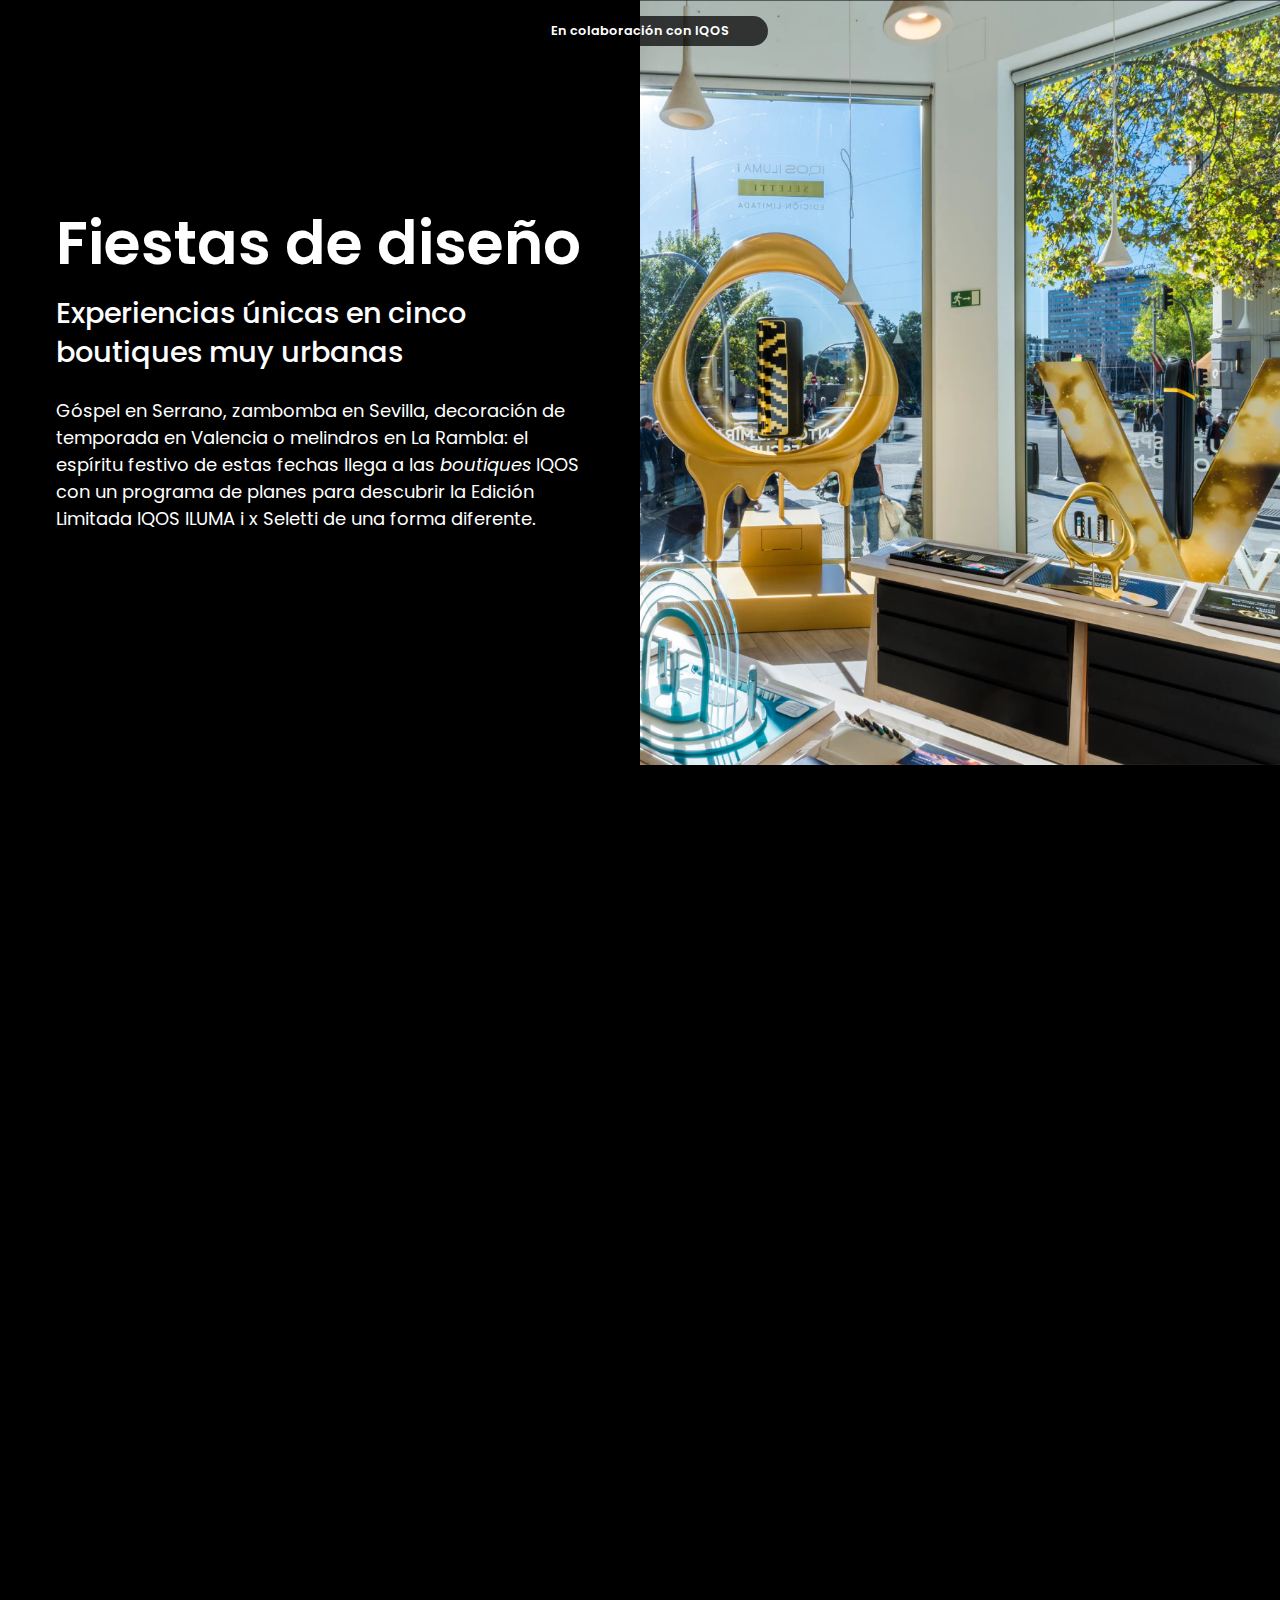
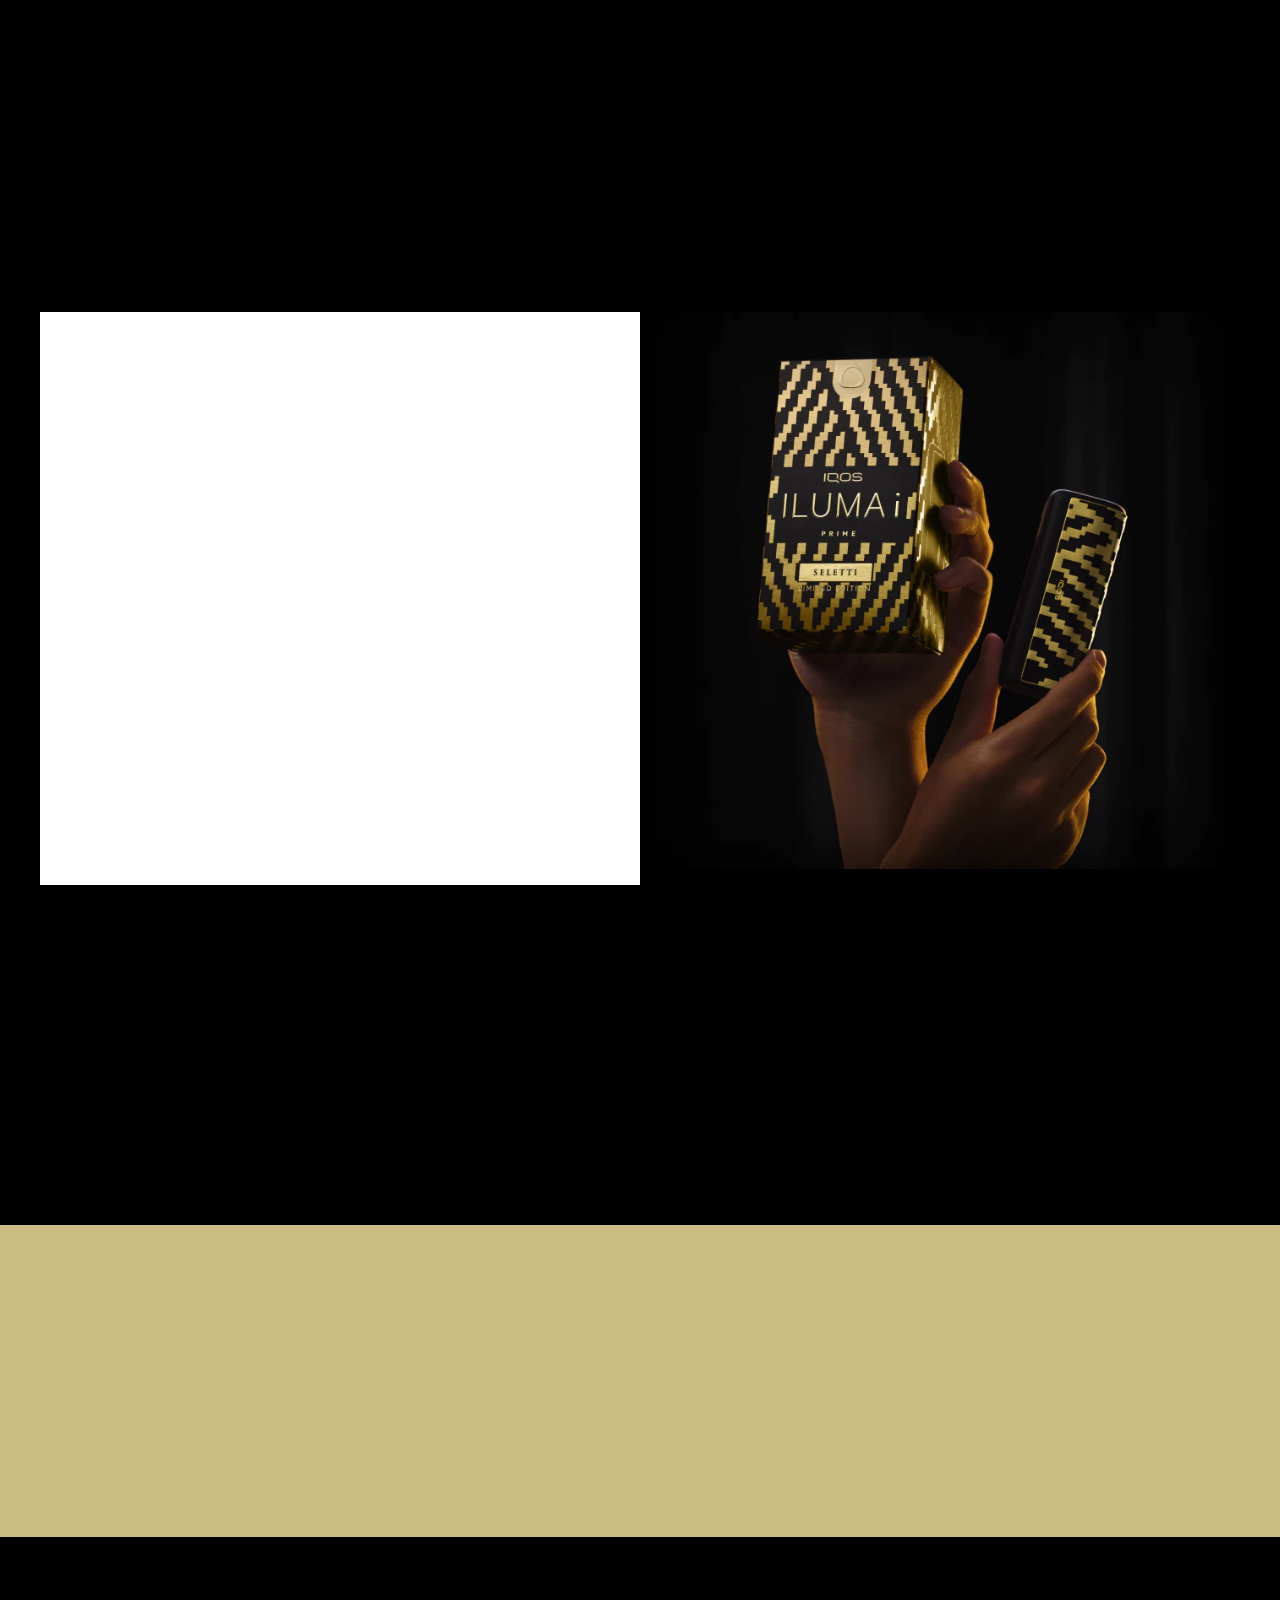
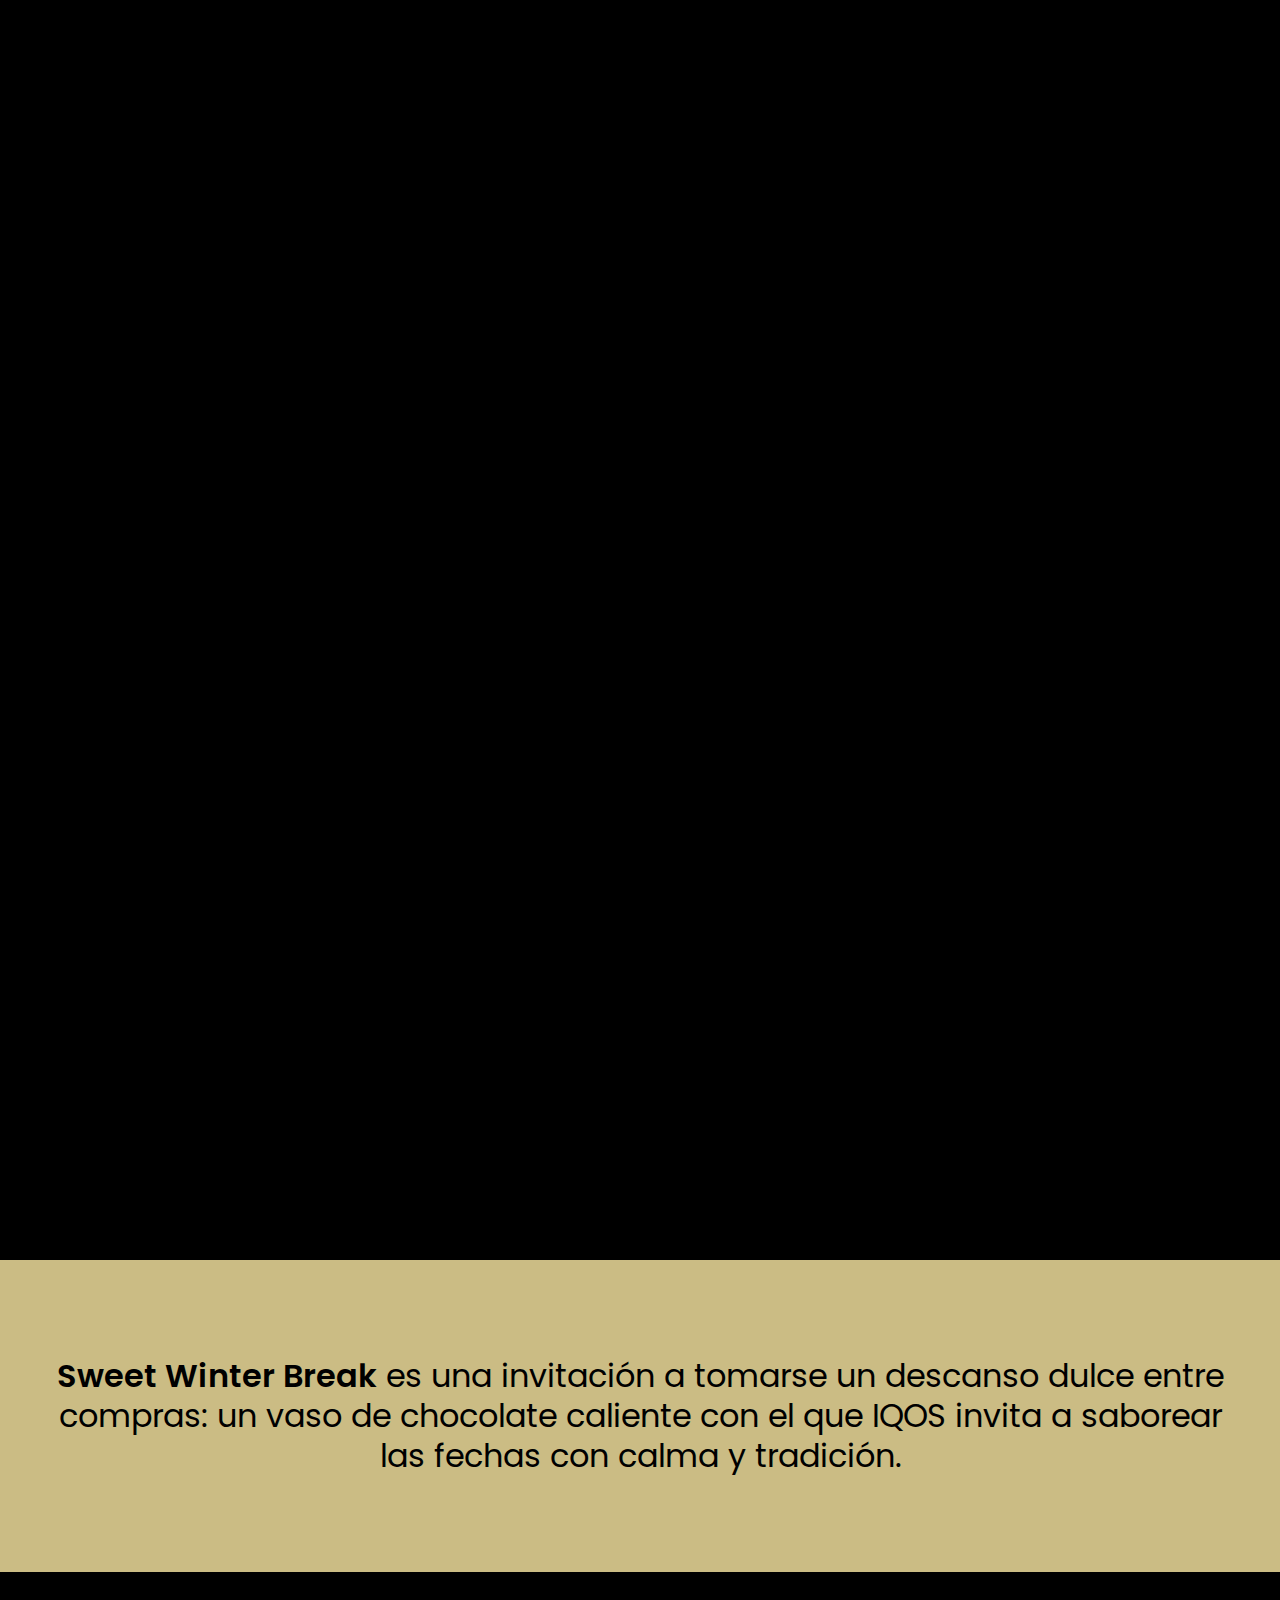
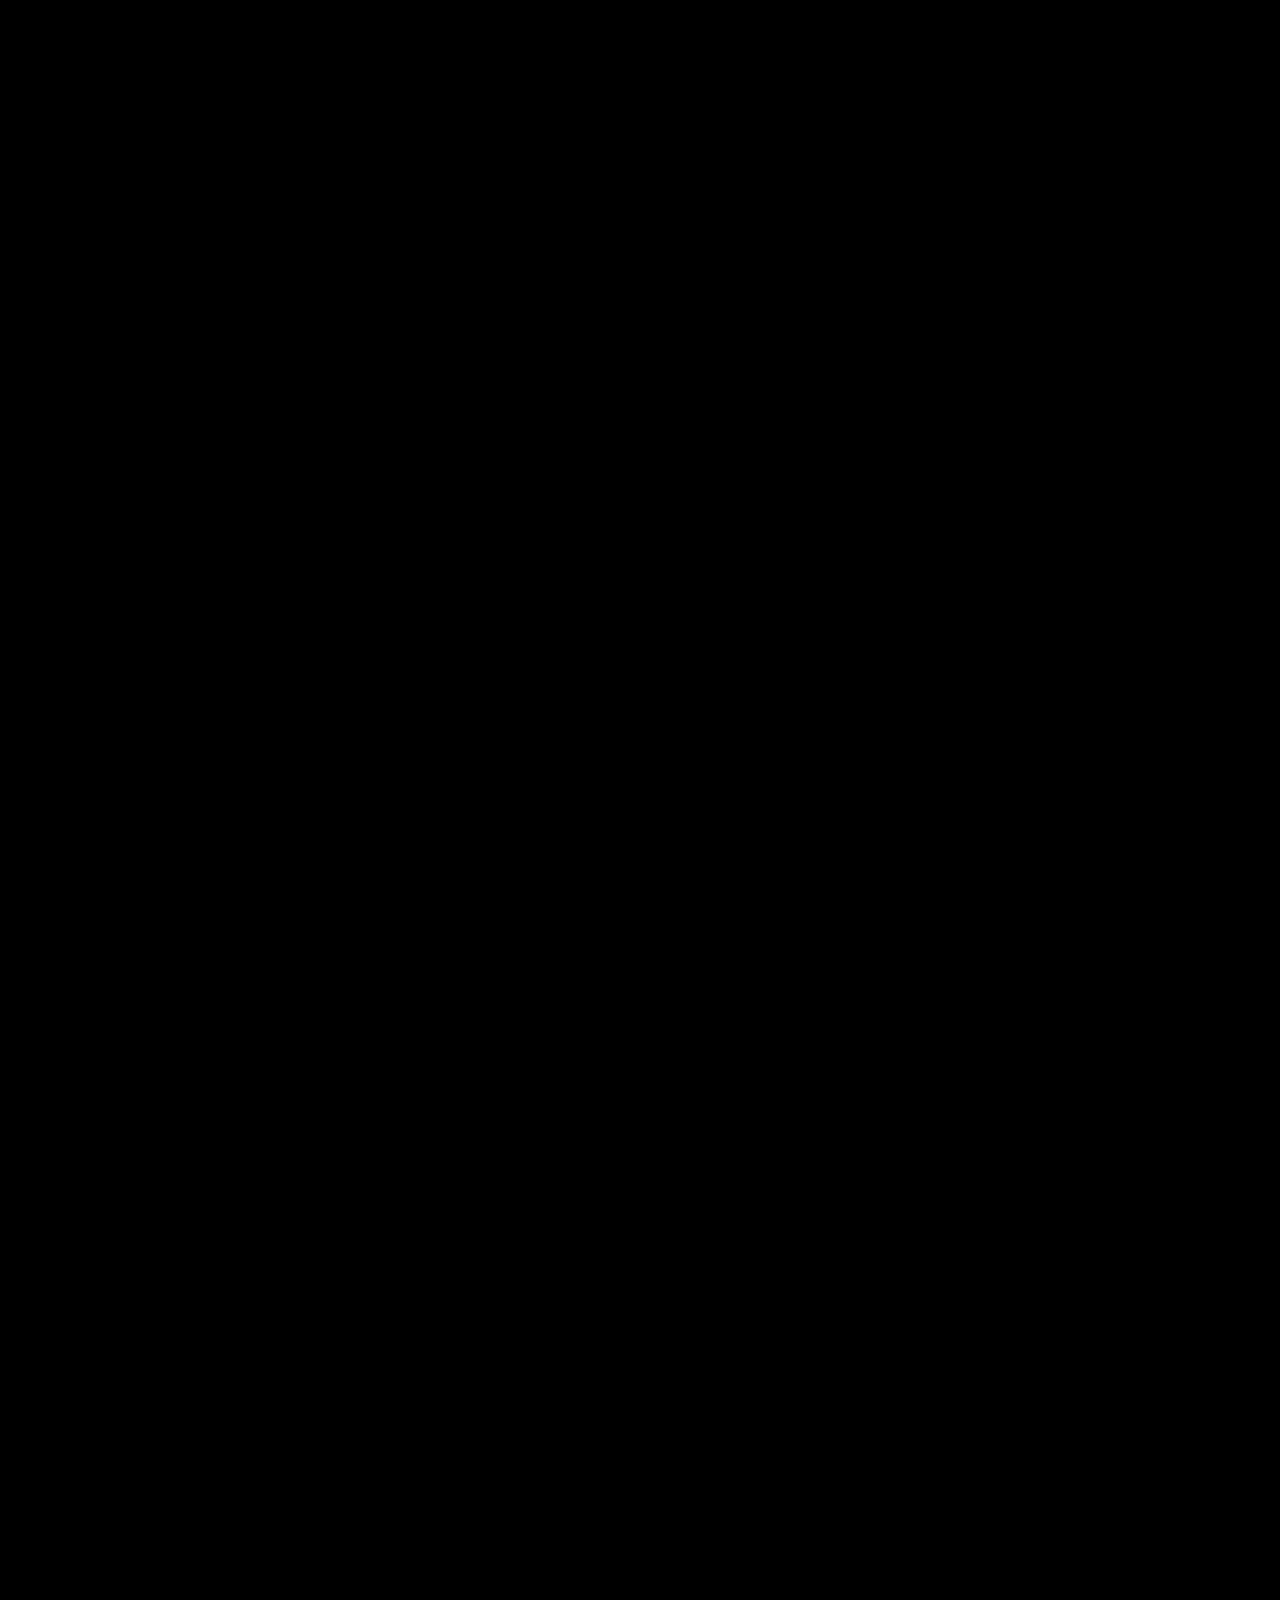
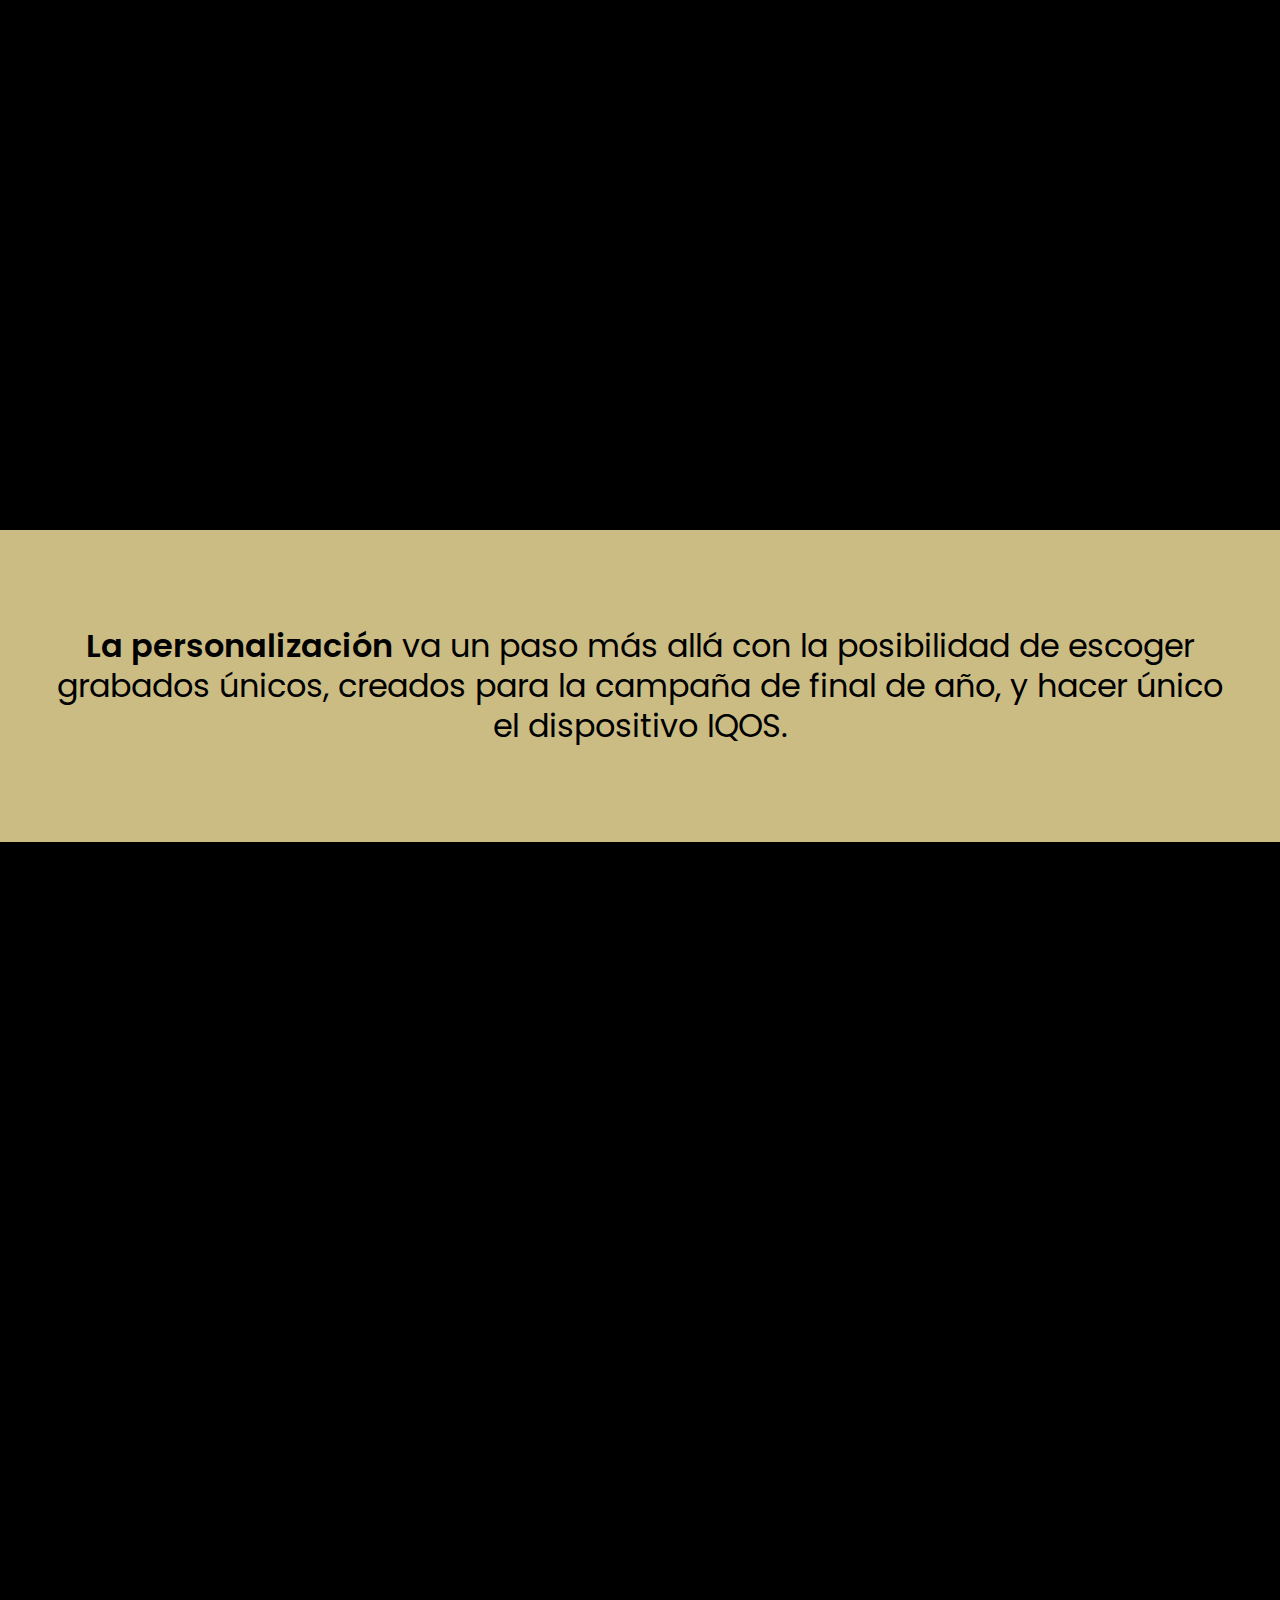
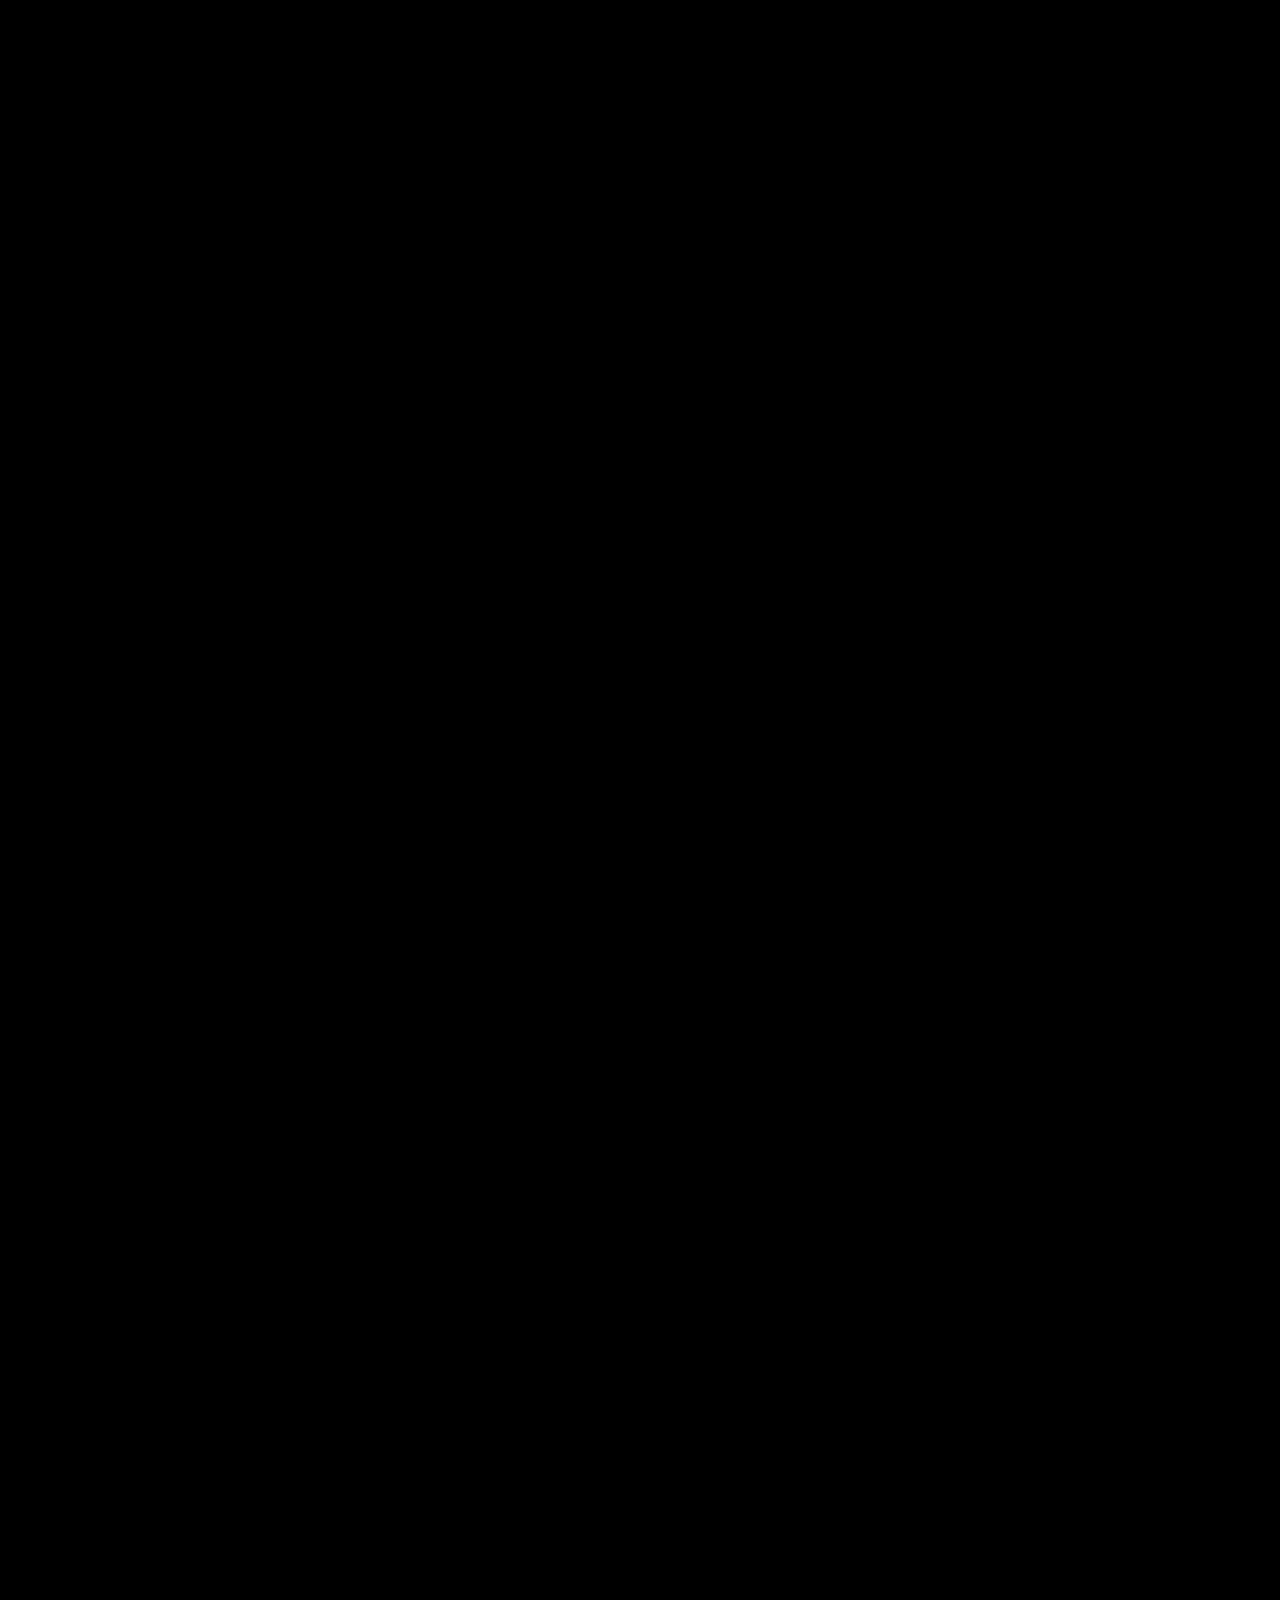
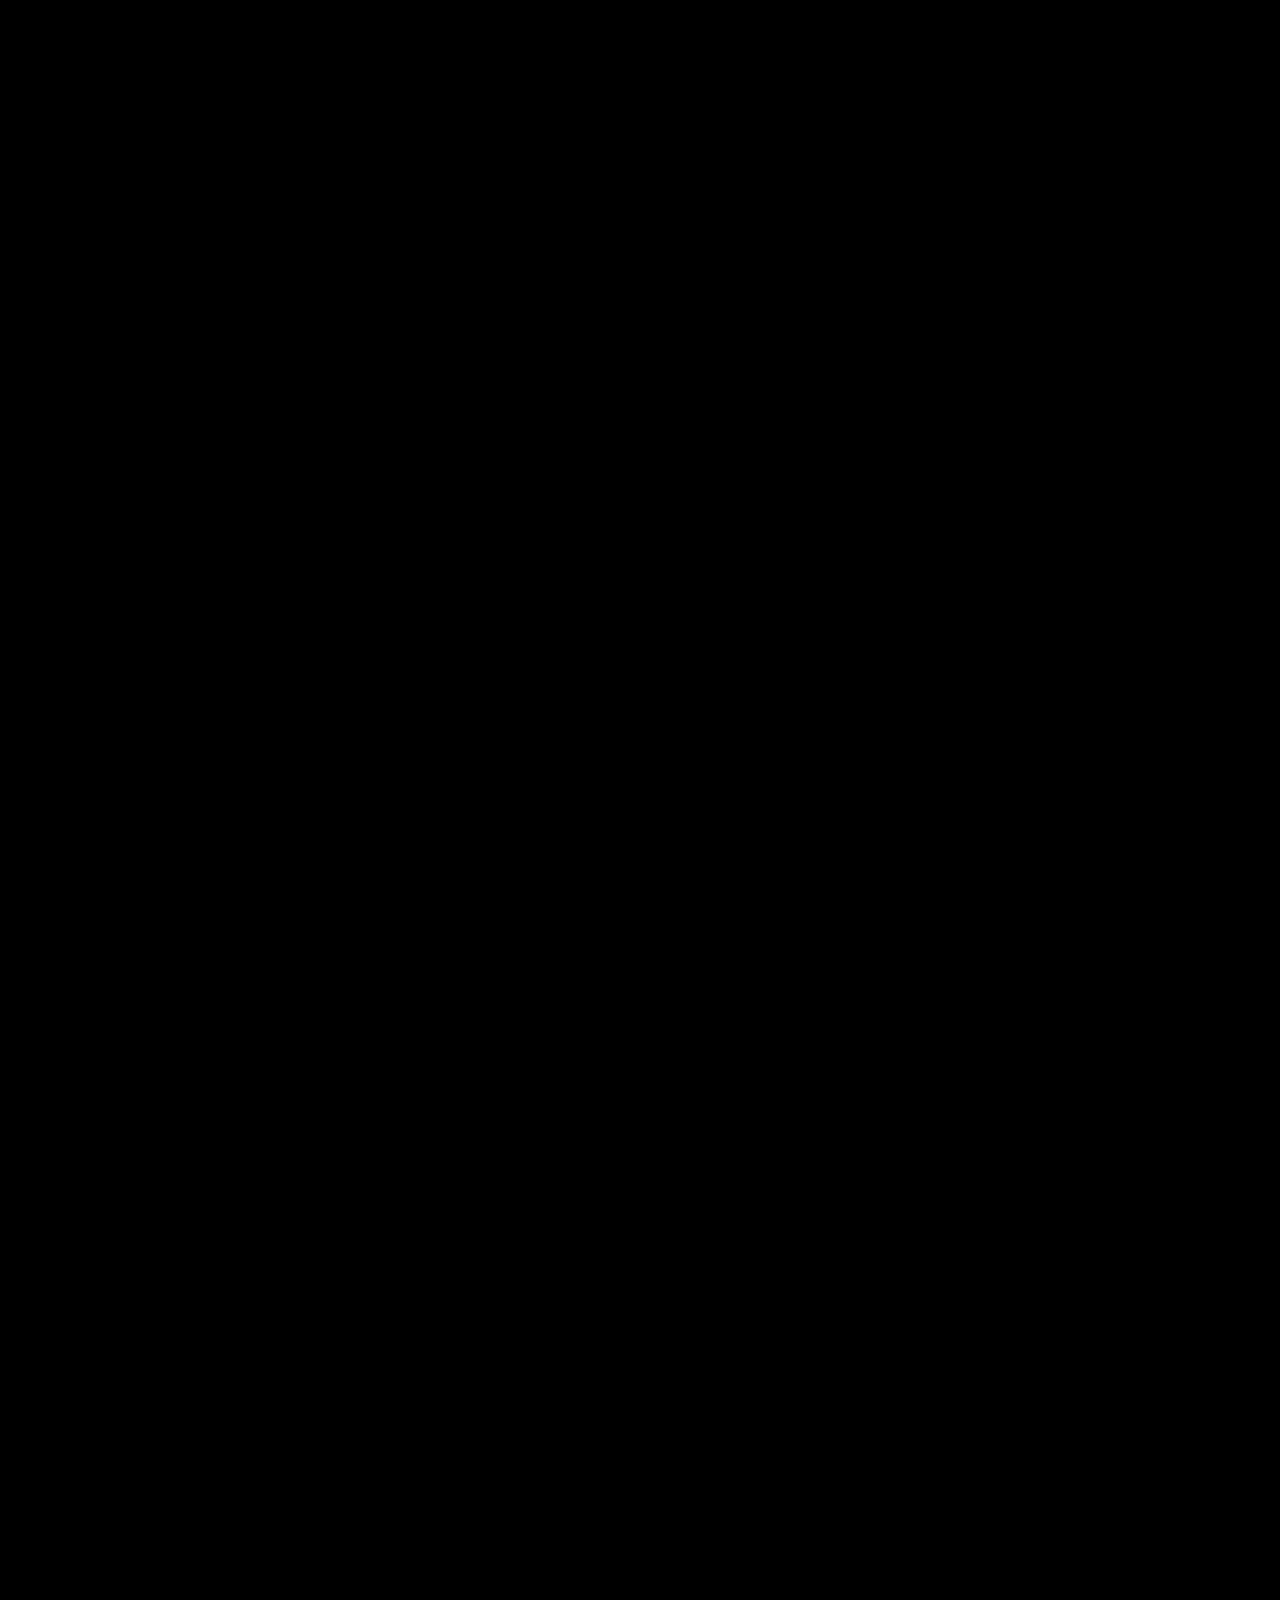
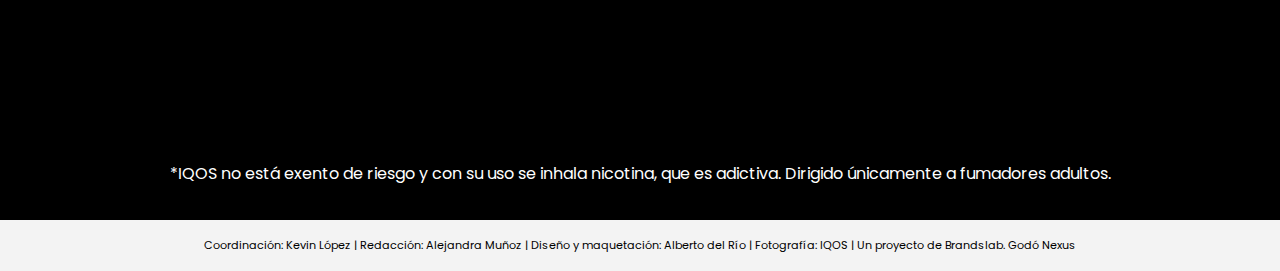
<file: iqos/20251228/assets/index.html>
<!DOCTYPE html>
<html lang="es">
	<head>
		<meta charset="utf-8">
        <meta http-equiv="X-UA-Compatible" content="IE=edge">
		<meta name="viewport" content="width=device-width, initial-scale=1.0">
		
		<!-- Webfont -->
		<link rel="preconnect" href="https://fonts.googleapis.com">
		<link rel="preconnect" href="https://fonts.gstatic.com" crossorigin>
		<link href="https://fonts.googleapis.com/css2?family=Poppins:wght@300;400;600;700&display=swap" rel="stylesheet">
		<!-- CSS -->
	    <link rel="stylesheet" href="https://brandedcontentgrupogodo.github.io/lavanguardia-ext-adr/iqos/20251228/assets/css/main.css">
		
	</head>

	<body>

		<main class="main-content" id="main-content">
			
			<article class="bg-key text-white">
					
				<div class="hero" id="hero">
							
					<a class="patro fadeIn">En colaboración con IQOS</a>


					<div class="sideImg la-order-md-2" style="position: relative;">
						<div class="hero-img">
							<img src="https://brandedcontentgrupogodo.github.io/lavanguardia-ext-adr/iqos/20251228/assets/img/cover.webp" alt="" width="" height="" class="">
						
						</div>
					</div>
					

					<div class="sideCont la-order-md-1">
						<div class="hero-inner">
							
							<div class="la-container">
																										
								<h1 class="title-main fadeIn">
									Fiestas de diseño <br>
									<div class="h1sub">Experiencias únicas en cinco boutiques muy urbanas</div>
								</h1>

								<p class="text-intro fadeInUp">Góspel en Serrano, zambomba en Sevilla, decoración de temporada en Valencia o melindros en La Rambla: el espíritu festivo de estas fechas llega a las <em>boutiques</em> IQOS con un programa de planes para descubrir la Edición Limitada IQOS ILUMA i x Seletti de una forma diferente.</p>
																	
							</div>
							
						</div>

					</div>
							
				</div>
			
				<div class="wrapper">
							
					<div class="la-container">
														
						<div class="la-row justify-content-center">
							
							<div class="la-col-md-6">
										
								<p class="fadeInUp">Las fechas festivas que se avecinan tienen algo de ritual: las luces que se encienden en las avenidas, el olor a chocolate caliente al doblar una esquina, las quedadas improvisadas que se alargan más de la cuenta. Este año, esos pequeños momentos de ciudad encuentran un nuevo escenario en las <em>boutiques</em> *<a href="
https://es.iqos.com/es/novedades/iqos-iluma-i-seletti-edicion-limitada?sag=2&utm_source=external&utm_medium=branded-content&utm_campaign=Magazine-dic-25" rel="nofollow noopener">IQOS</a> de Madrid, Barcelona, Sevilla, Málaga y Valencia, dirigidas exclusivamente a usuarios adultos que ya consumen productos con nicotina, que se transforman en espacios donde el diseño y la experiencia se dan la mano.</p>
							</div>

						</div>

						<div class="la-row mb-8">

							<div class="la-col-md-3"></div>
							
							<div class="la-col-md-4">
								<p class="fadeInUp">Bajo el paraguas de su Edición Limitada IQOS ILUMA i x Seletti —una colaboración con la firma italiana de diseño que convierte el dispositivo en un objeto de colección con detalles en dorado y negro profundo—, la marca ha preparado una agenda de planes que va mucho más allá de la compra: música en directo, chocolate con churros, sorteos de piezas de decoración y servicios de personalización se convierten en la excusa perfecta para hacer una pausa, entrar en calor y descubrir, con calma, el universo IQOS ILUMA i x Seletti.</p>
							</div>

							<div class="la-col-md-1"></div>

							<div class="la-col-md-4">
								<figure>
									<div class="reveal">
										<img src="https://brandedcontentgrupogodo.github.io/lavanguardia-ext-adr/iqos/20251228/assets/img/banner.webp" alt="" width="" height="" class="mb-3">
									</div>									
								</figure>

							</div>
						</div>
		

						<h2 class="text-center textUpSplit">Fiestas en clave diseño: <br>IQOS ILUMA i x Seletti toma la ciudad</h2>

						<div class="la-container-sm mb-8">
							<p class="fadeInUp">En su campaña de final de año, IQOS apuesta por conectar con los momentos más especiales de la temporada: aquellos que se comparten, se celebran o simplemente se disfrutan a solas. Un momento IQOS no es solo una pausa, es una forma de sentir, celebrar y disfrutar y la Edición Limitada IQOS ILUMA i x Seletti eleva esta experiencia.</p>

						</div>
						
						<div class="banner-middel">

							<div class="la-row mb-c">
								
								<div class="la-col-md-6 la-order-md-2">
									<figure>
										<div class="">
											<img src="https://brandedcontentgrupogodo.github.io/lavanguardia-ext-adr/iqos/20251228/assets/img/img-03.webp" alt="" width="" height="440"  class="mb-2">
										</div>									
									</figure>
								</div>

								<div class="la-col-md-6 la-order-md-1 bg-white text-key d-flex align-items-end">
									<div class="banner-white fadeInUp">
										La Edición Limitada IQOS ILUMA i x Seletti en <span class="text-accent">dorado vibrante</span> y negro intenso transforma lo cotidiano en extraordinario.
									</div>
								</div>
								
							</div>
						</div>

						<div class="la-container-sm">
							<p class="fadeInUp">Cuanto más miras, más descubres. Las <em>boutiques</em> de Madrid, Barcelona, Sevilla, Málaga y Valencia se visten de gala para esta época mágica del año con una ambientación única. Pero IQOS va más allá y convierte cada uno de estos puntos en escenario de una ruta pensada para quienes buscan experiencias distintas, con el diseño como hilo conductor.</p>

						</div>

					</div>
				</div>

				<div class="wrapper bg-accent block-blockquote">
					<div class="la-container">					
						<div class="text-center text-bold fadeInUp">
							La experiencia guía la visita a cada una de las <em>boutiques</em> IQOS estas fiestas, con decoración de temporada y rincones pensados para fotografiar y compartir cada momento.
						</div>
					</div>
				</div>
				
				<!-- Barcelona -->
				
				<div class="wrapper">
					
					<div class="la-container">

						<div class="block-city-title">

							<div class="city-title textUpSplit">Barcelona</div>

							<div class="city-intro textUpSplit">Una dulce experiencia</div>

						</div>
						
						<div class="la-row justify-content-between">
							<div class="la-col-md-5">
								<p class="fadeInUp">En Barcelona, la <em>boutique</em> de La Rambla ofrece todos los viernes, sábados y lunes del mes de diciembre, chocolate con melindros, un dulce tradicional catalán, a quienes se acerquen al espacio, invitando a entrar, resguardarse del frío y descubrir la Edición Limitada IQOS ILUMA i x Seletti en un ambiente cálido y sensorial.</p>
								
								<p class="fadeInUp">La experiencia se extiende al entorno de L'illa Diagonal, donde los compradores de un dispositivo reciben un vale para canjear por un postre en una pastelería-chocolatería del centro, reforzando la idea de celebración. Todo ello se complementa con una Máquina de Gancho (juego interactivo en el que una garra mecánica permite atrapar pequeños regalos) siempre activa; diseños grabados y la Ruleta de Premios de Seletti, un sorteo en el que quienes visiten las tiendas podrán completar su participación y depositarla en la urna habilitada. Al finalizar la campaña, se elegirá a un ganador que recibirá una pieza de diseño de Seletti, exhibida hasta entonces.</p>
							</div>

							<div class="la-col-md-6">

								<figure>
									<div class="reveal">
										<img src="https://brandedcontentgrupogodo.github.io/lavanguardia-ext-adr/iqos/20251228/assets/img/img-04.webp" alt="" width="" height="" class="mb-2">
									</div>									
								</figure>

							</div>

						</div>
						
						<div class="block-agenda">

							<h3 class="title-experiencias textUpSplit">Experiencias en Barcelona</h3>
							
							<ul class="grid-experiencias">

								<li>
									<div class="block-experiencia fadeInUp">
										<h4>Chocolate con melindros</h4>
										<div class="descripcion">Colaboración dulce en L’Illa Diagonal</div>
										<div class="fecha">5, 6, 8, 12, 13, 15, 19, 20, 22, 26, 27 y 29 de diciembre</div>
									</div>
								</li>
								<li>
									<div class="block-experiencia fadeInUp">
										<h4>Máquina de Gancho</h4>
										<div class="fecha">Hasta el 31 de diciembre</div>
									</div>
								</li>
								<li>
									<div class="block-experiencia fadeInUp">
										<h4>Diseño de grabados</h4>
										<div class="descripcion">Inspirados en la campaña de final de año.</div>
										<div class="fecha">Hasta el 6 de enero de 2026</div>
									</div>
								</li>
								<li>
									<div class="block-experiencia fadeInUp">
										<h4>Ruleta de Premios de Seletti</h4>
										<div class="descripcion">Celebra el espíritu creativo de la Edición Limitada IQOS ILUMA i x Seletti.</div>
										<div class="fecha">Hasta el 6 de enero de 2026</div>
									</div>
								</li>
							</ul>
							
						</div>
						
					</div>
					
				</div>

				<!-- quote-->
			
				<div class="wrapper bg-accent block-blockquote">
					<div class="la-container">					
						<div class="text-center">
							<b>Sweet Winter Break</b> es una invitación a tomarse un descanso dulce entre compras: un vaso de chocolate caliente con el que IQOS invita a saborear las fechas con calma y tradición.
						</div>
					</div>
				</div>

				<!-- Madrid -->
				
				<div class="wrapper">
					
					<div class="la-container">

						<div class="block-city-title text-center">
							<div class="city-title textUpSplit">Madrid</div>
							<div class="city-intro textUpSplit">Góspel y chocolate con churros de San Ginés</div>
						</div>

						<div class="la-row justify-content-center mb-4">
							<div class="la-col-md-10">
								<figure>
									<div class="reveal">
										<img src="https://brandedcontentgrupogodo.github.io/lavanguardia-ext-adr/iqos/20251228/assets/img/img-05.webp" alt="" width="" height="" class="mb-3">
									</div>									
								</figure>
							</div>
						</div>
						
						<div class="mb-10">
							<div class="la-container-sm">
								<p class="fadeInUp">En la <em>boutique</em> IQOS de la calle Serrano, suena el coro góspel en directo: se cantará los días 6, 11 y 21 de diciembre en la esquina más icónica de la calle para terminar sus actuaciones dentro de la boutique, creando un momento mágico que invita a cruzar la puerta y seguir la experiencia desde dentro.</p>
								
								<p class="fadeInUp">La propuesta se completa con un Chocolate con churros que servirá la chocolatería San Ginés, una de las más emblemáticas de Madrid. Esta última acción estará disponible todos los días desde principios de diciembre al 7 de enero, convirtiendo la <em>boutique</em> en un pequeño refugio urbano para hacer una pausa en mitad de las compras típicas de estas fechas.</p>

								<p class="fadeInUp">Para quienes ya han integrado IQOS en su ritual, la ciudad ofrece además una Ruleta de Premios, un servicio de grabado especial disponible durante todo el periodo de fiestas y un sorteo que, bajo el nombre Ruleta de Premios de Seletti, ofrecerá la posibilidad de llevarse una pieza de diseño de la firma a uno de los participantes.</p>
							</div>
						</div>
						
						<div class="block-agenda">

							<h3 class="title-experiencias textUpSplit">Experiencias en Madrid</h3>
							
							<ul class="grid-experiencias">
								<li>
									<div class="block-experiencia fadeInUp">
										<h4>Coro Góspel</h4>
										<div class="fecha">6,11 y 21 diciembre</div>
									</div>
								</li>
								<li>
									<div class="block-experiencia fadeInUp">
										<h4>Chocolate con churros</h4>
										<div class="descripcion">De la mítica chocolatería San Ginés</div>
										<div class="fecha">Hasta el 31 de diciembre y 5-7 de enero</div>
									</div>
								</li>
								<li>
									<div class="block-experiencia fadeInUp">
										<h4>Ruleta de Premios</h4>
										<div class="fecha">Hasta el 31 de diciembre y 5-7 de enero</div>
									</div>
								</li>
								<li>
									<div class="block-experiencia fadeInUp">
										<h4>Diseño de grabados</h4>
										<div class="descripcion">Inspirados en la campaña de final de año.</div>
										<div class="fecha">Hasta el 6 de enero de 2026</div>
									</div>
								</li>
								<li>
									<div class="block-experiencia fadeInUp">
										<h4>Ruleta de Premios de Seletti</h4>
										<div class="descripcion">Celebra el espíritu creativo de la Edición Limitada IQOS ILUMA i x Seletti.</div>
										<div class="fecha">Hasta el 6 de enero de 2026</div>
									</div>
								</li>
							</ul>
							
						</div>
						
					</div>
					
				</div>

				<!-- quote-->
			
				<div class="wrapper bg-accent block-blockquote">
					<div class="la-container">					
						<div class="text-center">
							<b>La personalización</b> va un paso más allá con la posibilidad de escoger grabados únicos, creados para la campaña de final de año, y hacer único el dispositivo IQOS.
						</div>
					</div>
				</div>

				<!-- Sevilla-->

				<div class="wrapper">
					
					<div class="la-container">

						<div class="la-row justify-content-between">

							<div class="la-col-md-5">

								<div class="block-city-title">

									<div class="city-title textUpSplit">Sevilla</div>

									<div class="city-intro textUpSplit">Zambomba, tradición y diseño</div>

								</div>

								<p class="fadeInUp">La <em>boutique</em> IQOS de Sevilla se inspira en el carácter más festivo de la ciudad, como demostró el show de improvisación con zambombas celebrado el pasado 27 de noviembre. A partir de ese momento, se suma la acción Chocolate con churros cada viernes, sábado y lunes durante diciembre, invitando a vecinos y visitantes a entrar, hacer un alto en el camino y conocer las propuestas de IQOS ILUMA i x Seletti en un entorno cómodo y cercano. La <em>boutique</em> contará, además, con la Máquina de Gancho, el especial Diseño de grabados y la Ruleta de Premios de Seletti.</p>
							</div>

							<div class="la-col-md-6">

								<figure>
									<div class="reveal">
										<img src="https://brandedcontentgrupogodo.github.io/lavanguardia-ext-adr/iqos/20251228/assets/img/img-06.webp" alt="" width="" height="" class="mb-2">
									</div>									
								</figure>

							</div>

						</div>
						
						<div class="block-agenda">

							<h3 class="title-experiencias textUpSplit">Experiencias en Sevilla</h3>
							
							<ul class="grid-experiencias">
								<li>
									<div class="block-experiencia fadeInUp">
										<h4>Chocolate con churros</h4>
										<div class="descripcion"></div>
										<div class="fecha">3, 5, 6, 8, 12, 13, 15, 19, 20, 22, 26, 27 y 29 de diciembre</div>
									</div>
								</li>
								<li>
									<div class="block-experiencia fadeInUp">
										<h4>Máquina de Gancho</h4>
										<div class="fecha">Hasta el 31 de diciembre</div>
									</div>
								</li>
								<li>
									<div class="block-experiencia fadeInUp">
										<h4>Diseño de grabados</h4>
										<div class="descripcion">Inspirados en la campaña de final de año.</div>
										<div class="fecha">Hasta el 6 de enero de 2026</div>
									</div>
								</li>
								<li>
									<div class="block-experiencia fadeInUp">
										<h4>Ruleta de Premios de Seletti</h4>
										<div class="descripcion">Celebra el espíritu creativo de la Edición Limitada IQOS ILUMA i x Seletti.</div>
										<div class="fecha">Hasta el 6 de enero de 2026</div>
									</div>
								</li>
							</ul>
							
						</div>
						
					</div>
					
				</div>

				<!-- Málaga -->
				
				<div class="wrapper">
					
					<div class="la-container">
						
						<div class="la-row justify-content-center mb-4">
							<div class="la-col-md-12">
								<figure>
									<div class="revealf fadeInUp">
										<img src="https://brandedcontentgrupogodo.github.io/lavanguardia-ext-adr/iqos/20251228/assets/img/img-07.webp" alt="" width="" height="" class="mb-5">
									</div>									
								</figure>
							</div>
						</div>
						<div class="block-city-title text-center">
							<div class="city-title textUpSplit">Málaga</div>
							<div class="city-intro textUpSplit">Chocolate, churros y ruleta de premios</div>
						</div>
						<div class="la-row justify-content-center mb-10">
							<div class="la-col-md-5">
								<p class="fadeInUp">En Málaga, estas fechas saben a mar y a churros con chocolate. La <em>boutique</em> de la calle Larios activa una propuesta <em>always on</em> de churros y chocolate durante diciembre (lunes, miércoles y viernes), con una anfitriona a la entrada que invita a descubrir la experiencia desde dentro.</p>
							</div>
							<div class="la-col-md-5">
								<p class="fadeInUp">La diversión continúa con una Ruleta de Premios que reparte regalos de temporada y recompensas vinculadas al universo IQOS ILUMA i x Seletti, junto a la Máquina de Gancho, la Ruleta de Premios de Seletti y el diseño de grabados para quienes quieran dar un toque aún más especial a su dispositivo.</p>
							</div>
						</div>
						
						<div class="block-agenda">

							<h3 class="title-experiencias textUpSplit">Experiencias en Málaga</h3>
							
							<ul class="grid-experiencias">
								<li>
									<div class="block-experiencia fadeInUp">
										<h4>Chocolate con churros</h4>
										<div class="fecha">1, 3, 5, 8, 10, 12, 15, 17, 19 y 22 de diciembre</div>
									</div>
								</li>
								<li>
									<div class="block-experiencia fadeInUp">
										<h4>Máquina de Gancho</h4>
										<div class="fecha">Hasta el 31 de diciembre</div>
									</div>
								</li>
								<li>
									<div class="block-experiencia fadeInUp">
										<h4>Diseño de grabados</h4>
										<div class="descripcion">Inspirados en la campaña de final de año.</div>
										<div class="fecha">Hasta el 6 de enero de 2026</div>
									</div>
								</li>
								<li>
									<div class="block-experiencia fadeInUp">
										<h4>Ruleta de Premios de Seletti</h4>
										<div class="descripcion">Celebra el espíritu creativo de la Edición Limitada IQOS ILUMA i x Seletti.</div>
										<div class="fecha">Hasta el 6 de enero de 2026</div>
									</div>
								</li>
							</ul>
							
						</div>
						
					</div>
					
				</div>
				
				<!-- Valencia-->

				<div class="wrapper">
					
					<div class="la-container">

						<div class="la-row justify-content-between">

							<div class="la-col-md-5">

								<div class="block-city-title">

								<div class="city-title textUpSplit">Valencia</div>

								<div class="city-intro textUpSplit">Ambiente festivo en la <em>boutique</em></div>

							</div>

								<p class="fadeInUp">En la <em>boutique</em> IQOS de la calle Colón, los asistentes encuentran un espacio cuidado, con grabado personalizado; churros con chocolate los viernes, sábados y lunes; decoración de temporada y rincones pensados para fotografiar y compartir la experiencia. Como en el resto de las ciudades, no faltan la Máquina de Gancho, la Ruleta de Premios de Seletti y la presencia destacada de la Edición Limitada de IQOS ILUMA i x Seletti. </p>
							</div>

							<div class="la-col-md-6">

								<figure>
									<div class="reveal">
										<img src="https://brandedcontentgrupogodo.github.io/lavanguardia-ext-adr/iqos/20251228/assets/img/img-08.webp" alt="" width="" height="" class="mb-2">
									</div>									
								</figure>

							</div>

						</div>
						
						<div class="block-agenda">

							<h3 class="title-experiencias textUpSplit">Experiencias en Valencia</h3>
							
							<ul class="grid-experiencias">

								<li>
									<div class="block-experiencia fadeInUp">
										<h4>Chocolate con churros</h4>
										<div class="fecha">5, 6, 8, 12, 13, 15,19, 20, 22, 26, 27 y 29 de diciembre</div>
									</div>
								</li>
								<li>
									<div class="block-experiencia fadeInUp">
										<h4>Máquina de Gancho</h4>
										<div class="fecha">Hasta el 31 de diciembre</div>
									</div>
								</li>
								<li>
									<div class="block-experiencia fadeInUp">
										<h4>Diseño de grabados</h4>
										<div class="descripcion">Inspirados en la campaña de final de año.</div>
										<div class="fecha">Hasta el 6 de enero de 2026</div>
									</div>
								</li>
								<li>
									<div class="block-experiencia fadeInUp">
										<h4>Ruleta de Premios de Seletti</h4>
										<div class="descripcion">Celebra el espíritu creativo de la Edición Limitada IQOS ILUMA i x Seletti.</div>
										<div class="fecha">Hasta el 6 de enero de 2026</div>
									</div>
								</li>
							</ul>
							
						</div>
						
					</div>
					
				</div>

				<!-- Disclaimer -->
				
				<div class="pt-4 pb-4">

					<div class="la-container text-center">*IQOS no está exento de riesgo y con su uso se inhala nicotina, que es adictiva. Dirigido únicamente a fumadores adultos.</div>

				</div>
			
				<!-- /Info 2 -->
					
				<footer class="authorship pb-2 pt-2">
						
					<div class="container-fluid">
							
						<span class="d-inline-block">Coordinación: Kevin López</span> | 
						<span class="d-inline-block">Redacción: Alejandra Muñoz</span> | 
						<span class="d-inline-block">Diseño y maquetación: Alberto del Río</span> |  
						<span class="d-inline-block">Fotografía: IQOS</span> | 
						<span class="d-inline-block">Un proyecto de Brandslab. Godó Nexus</span>
							
					</div>
							
				</footer>
						
			</article>
				
		</main>
	
		<!-- Javasacripts -->
		<script src="https://brandedcontentgrupogodo.github.io/lavanguardia-ext-adr/iqos/20251228/assets/js/main.js"></script>
		
	</body>

</html>
</file>
